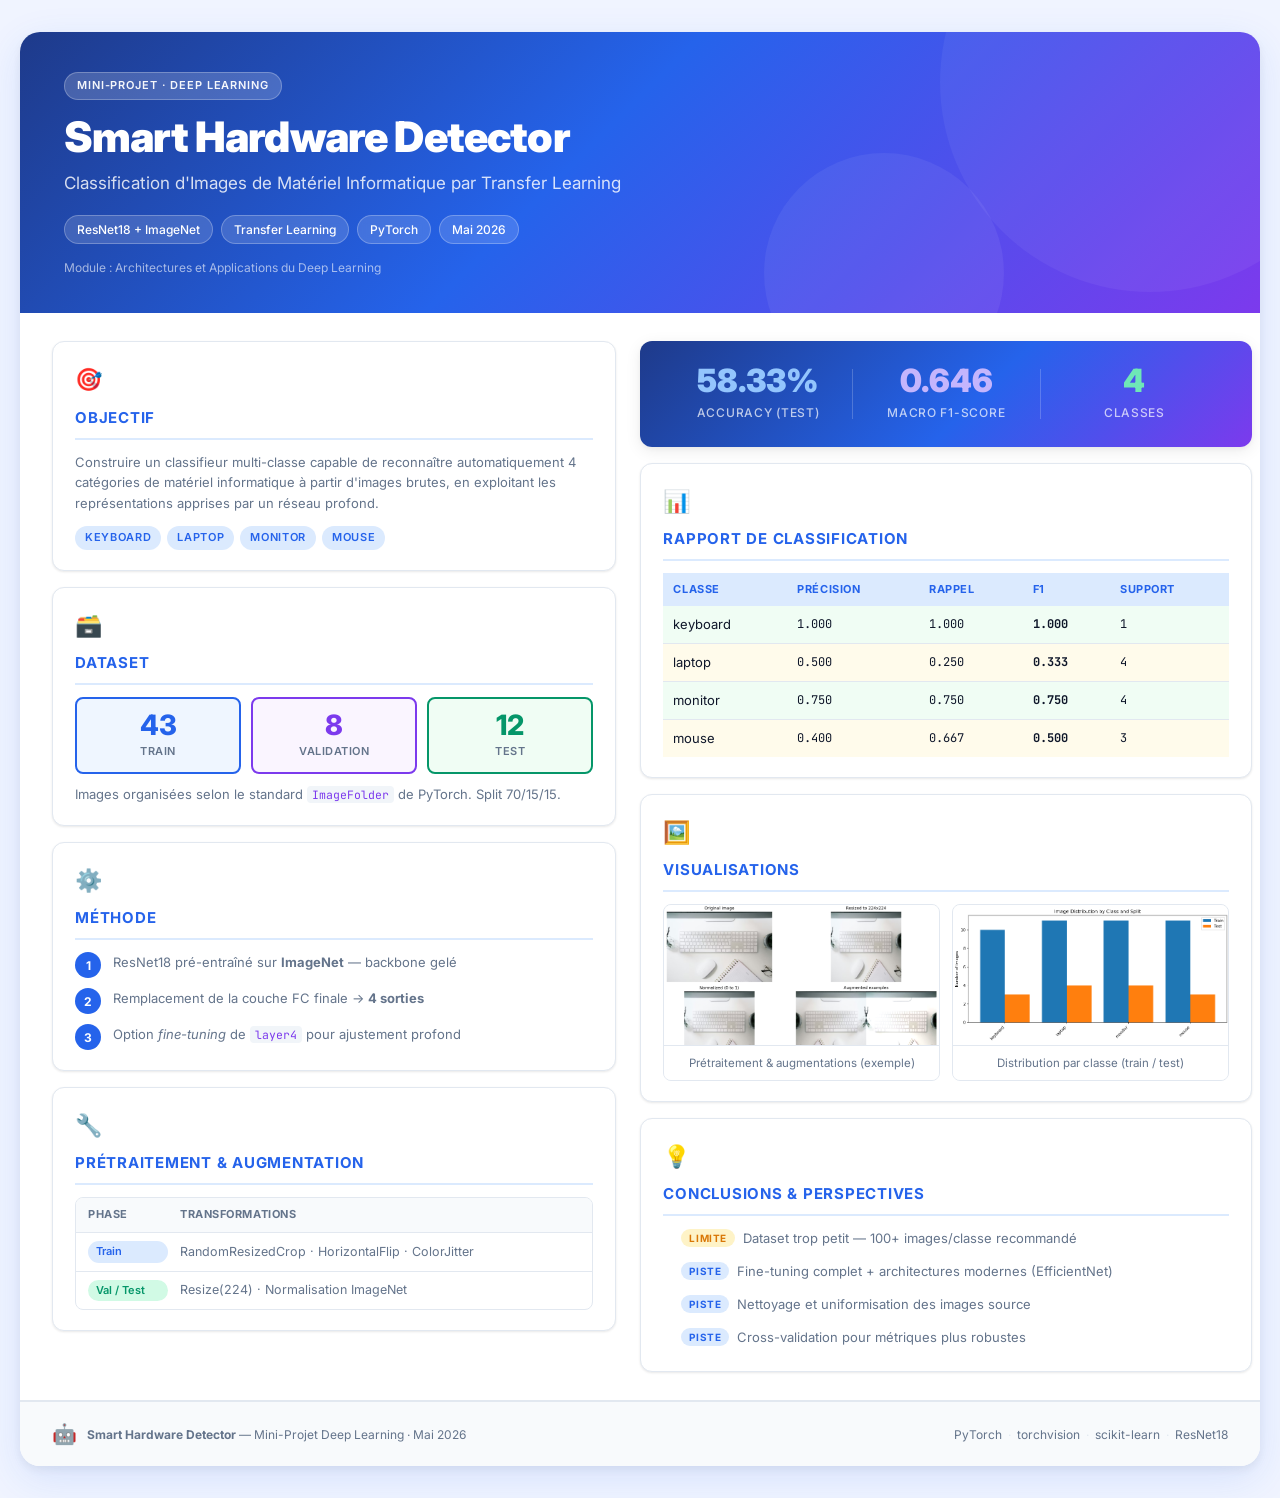
<file: poster/index.html>
<!doctype html>
<html lang="fr">
<head>
  <meta charset="utf-8">
  <meta name="viewport" content="width=device-width, initial-scale=1">
  <title>Smart Hardware Detector — Poster Soutenance</title>
  <link rel="preconnect" href="https://fonts.googleapis.com">
  <link rel="preconnect" href="https://fonts.gstatic.com" crossorigin>
  <link href="https://fonts.googleapis.com/css2?family=Inter:wght@400;500;600;700;800;900&family=JetBrains+Mono:wght@400;600&display=swap" rel="stylesheet">
  <link rel="stylesheet" href="styles.css">
</head>
<body>
  <div class="poster">

    <!-- ===== HEADER ===== -->
    <header class="masthead">
      <div class="masthead-inner">
        <div class="header-badge">Mini-Projet · Deep Learning</div>
        <h1 class="title">Smart Hardware Detector</h1>
        <div class="subtitle">Classification d'Images de Matériel Informatique par Transfer Learning</div>
        <div class="meta-row">
          <span class="meta-chip">ResNet18 + ImageNet</span>
          <span class="meta-chip">Transfer Learning</span>
          <span class="meta-chip">PyTorch</span>
          <span class="meta-chip">Mai 2026</span>
        </div>
        <div class="module-label">Module : Architectures et Applications du Deep Learning</div>
      </div>
    </header>

    <!-- ===== CONTENT GRID ===== -->
    <main class="content">

      <!-- ===== LEFT COLUMN ===== -->
      <section class="col left">

        <div class="card">
          <div class="card-icon">🎯</div>
          <h2>Objectif</h2>
          <p>Construire un classifieur multi-classe capable de reconnaître automatiquement 4 catégories de matériel informatique à partir d'images brutes, en exploitant les représentations apprises par un réseau profond.</p>
          <div class="tag-row">
            <span class="tag">keyboard</span>
            <span class="tag">laptop</span>
            <span class="tag">monitor</span>
            <span class="tag">mouse</span>
          </div>
        </div>

        <div class="card">
          <div class="card-icon">🗃️</div>
          <h2>Dataset</h2>
          <div class="dataset-grid">
            <div class="ds-item train">
              <div class="ds-count">43</div>
              <div class="ds-label">Train</div>
            </div>
            <div class="ds-item val">
              <div class="ds-count">8</div>
              <div class="ds-label">Validation</div>
            </div>
            <div class="ds-item test">
              <div class="ds-count">12</div>
              <div class="ds-label">Test</div>
            </div>
          </div>
          <p class="note">Images organisées selon le standard <code>ImageFolder</code> de PyTorch. Split 70/15/15.</p>
        </div>

        <div class="card">
          <div class="card-icon">⚙️</div>
          <h2>Méthode</h2>
          <div class="method-steps">
            <div class="step">
              <div class="step-num">1</div>
              <div>ResNet18 pré-entraîné sur <strong>ImageNet</strong> — backbone gelé</div>
            </div>
            <div class="step">
              <div class="step-num">2</div>
              <div>Remplacement de la couche FC finale → <strong>4 sorties</strong></div>
            </div>
            <div class="step">
              <div class="step-num">3</div>
              <div>Option <em>fine-tuning</em> de <code>layer4</code> pour ajustement profond</div>
            </div>
          </div>
        </div>

        <div class="card">
          <div class="card-icon">🔧</div>
          <h2>Prétraitement &amp; Augmentation</h2>
          <div class="aug-table">
            <div class="aug-row header-row">
              <span>Phase</span><span>Transformations</span>
            </div>
            <div class="aug-row">
              <span class="phase-badge train-badge">Train</span>
              <span>RandomResizedCrop · HorizontalFlip · ColorJitter</span>
            </div>
            <div class="aug-row">
              <span class="phase-badge test-badge">Val / Test</span>
              <span>Resize(224) · Normalisation ImageNet</span>
            </div>
          </div>
        </div>

      </section>

      <!-- ===== RIGHT COLUMN ===== -->
      <section class="col right">

        <div class="metrics-banner">
          <div class="metric-big">
            <div class="metric-value accent">58.33%</div>
            <div class="metric-label">Accuracy (Test)</div>
          </div>
          <div class="metric-divider"></div>
          <div class="metric-big">
            <div class="metric-value secondary">0.646</div>
            <div class="metric-label">Macro F1-Score</div>
          </div>
          <div class="metric-divider"></div>
          <div class="metric-big">
            <div class="metric-value tertiary">4</div>
            <div class="metric-label">Classes</div>
          </div>
        </div>

        <div class="card">
          <div class="card-icon">📊</div>
          <h2>Rapport de Classification</h2>
          <table class="report-table">
            <thead>
              <tr><th>Classe</th><th>Précision</th><th>Rappel</th><th>F1</th><th>Support</th></tr>
            </thead>
            <tbody>
              <tr class="row-good"><td>keyboard</td><td>1.000</td><td>1.000</td><td><strong>1.000</strong></td><td>1</td></tr>
              <tr class="row-mid"><td>laptop</td><td>0.500</td><td>0.250</td><td><strong>0.333</strong></td><td>4</td></tr>
              <tr class="row-good"><td>monitor</td><td>0.750</td><td>0.750</td><td><strong>0.750</strong></td><td>4</td></tr>
              <tr class="row-mid"><td>mouse</td><td>0.400</td><td>0.667</td><td><strong>0.500</strong></td><td>3</td></tr>
            </tbody>
          </table>
        </div>

        <div class="card">
          <div class="card-icon">🖼️</div>
          <h2>Visualisations</h2>
          <div class="figures">
            <figure>
              <img src="../outputs/preprocessing_preview.png" alt="Preprocessing preview">
              <figcaption>Prétraitement &amp; augmentations (exemple)</figcaption>
            </figure>
            <figure>
              <img src="../outputs/dataset_distribution.png" alt="Dataset distribution">
              <figcaption>Distribution par classe (train / test)</figcaption>
            </figure>
          </div>
        </div>

        <div class="card">
          <div class="card-icon">💡</div>
          <h2>Conclusions &amp; Perspectives</h2>
          <ul class="insights-list">
            <li><span class="insight-tag warn">Limite</span> Dataset trop petit — 100+ images/classe recommandé</li>
            <li><span class="insight-tag info">Piste</span> Fine-tuning complet + architectures modernes (EfficientNet)</li>
            <li><span class="insight-tag info">Piste</span> Nettoyage et uniformisation des images source</li>
            <li><span class="insight-tag info">Piste</span> Cross-validation pour métriques plus robustes</li>
          </ul>
        </div>

      </section>
    </main>

    <!-- ===== FOOTER ===== -->
    <footer class="foot">
      <div class="foot-left">
        <span class="foot-logo">🤖</span>
        <span><strong>Smart Hardware Detector</strong> — Mini-Projet Deep Learning · Mai 2026</span>
      </div>
      <div class="foot-right">
        <span>PyTorch</span>
        <span class="sep">·</span>
        <span>torchvision</span>
        <span class="sep">·</span>
        <span>scikit-learn</span>
        <span class="sep">·</span>
        <span>ResNet18</span>
      </div>
    </footer>

  </div>
</body>
</html>
</file>
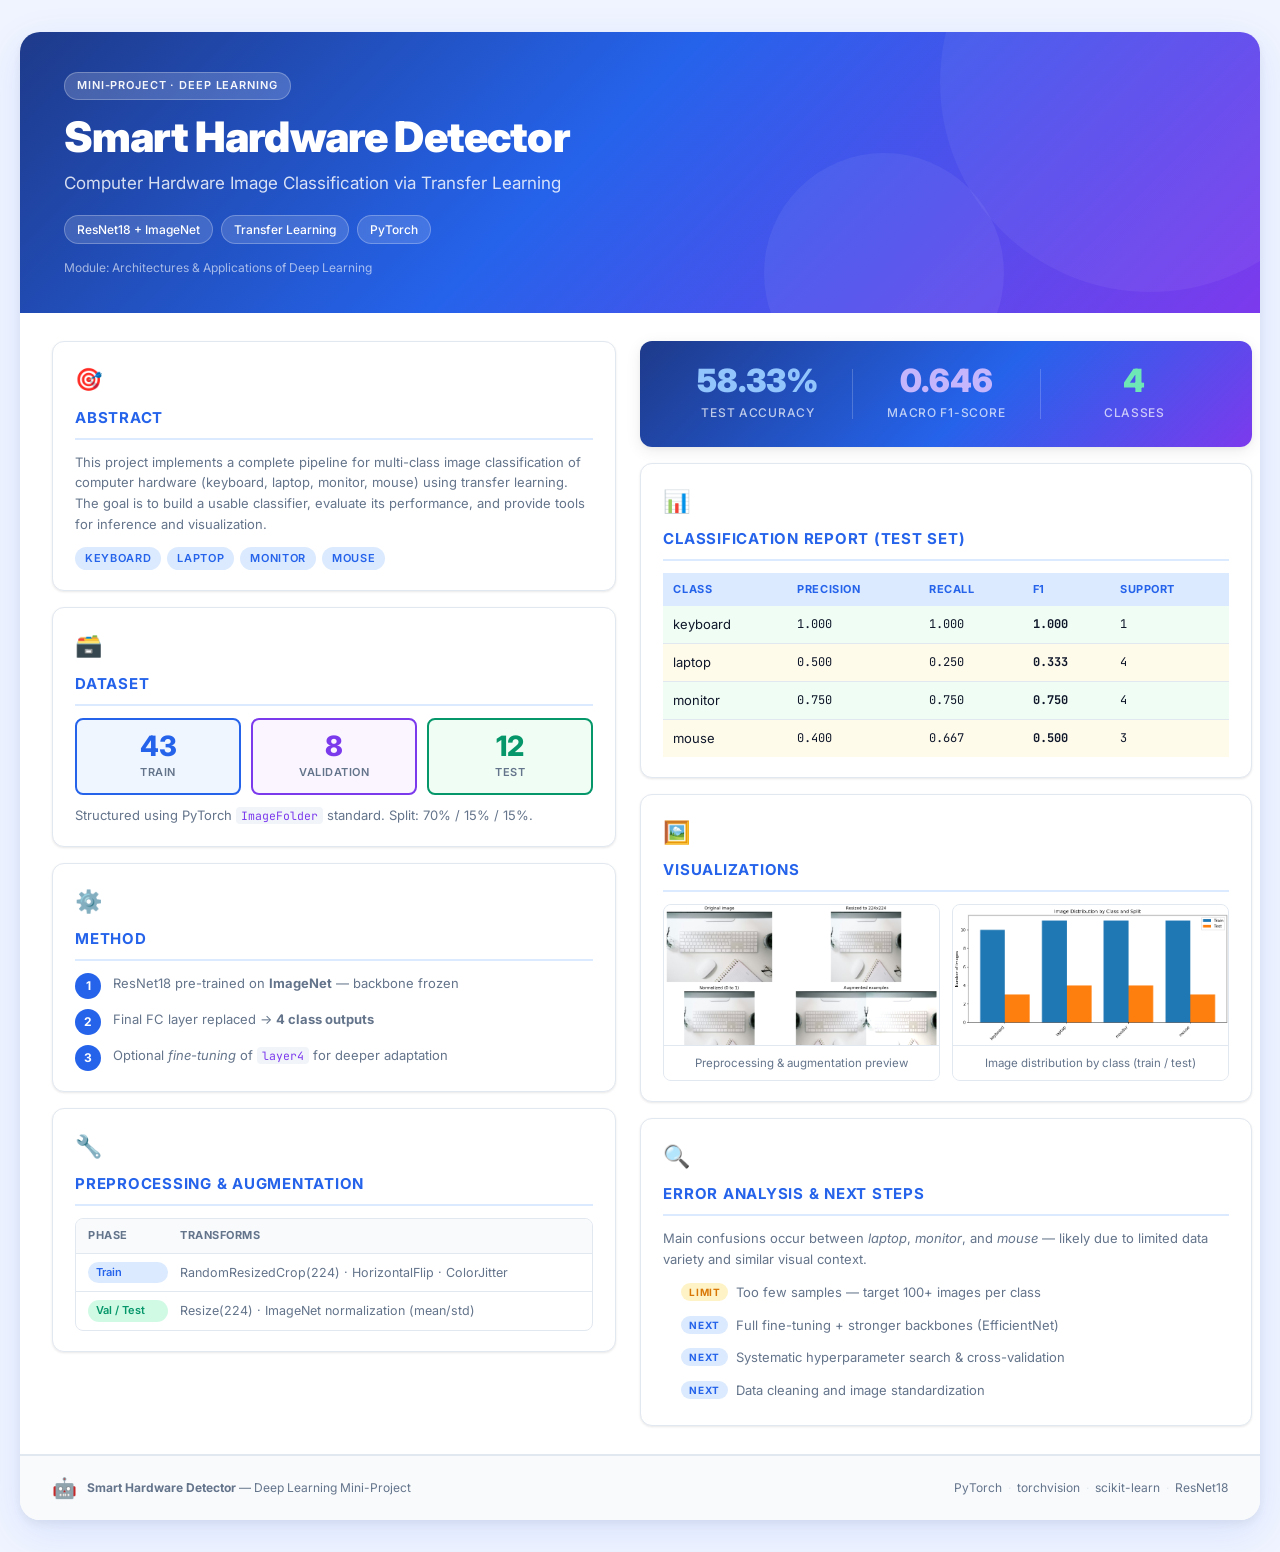
<file: poster/index_en.html>
<!doctype html>
<html lang="en">
<head>
  <meta charset="utf-8">
  <meta name="viewport" content="width=device-width, initial-scale=1">
  <title>Smart Hardware Detector — Presentation Poster</title>
  <link rel="preconnect" href="https://fonts.googleapis.com">
  <link rel="preconnect" href="https://fonts.gstatic.com" crossorigin>
  <link href="https://fonts.googleapis.com/css2?family=Inter:wght@400;500;600;700;800;900&family=JetBrains+Mono:wght@400;600&display=swap" rel="stylesheet">
  <link rel="stylesheet" href="styles_en.css">
</head>
<body>
  <div class="poster">

    <!-- ===== HEADER ===== -->
    <header class="masthead">
      <div class="masthead-inner">
        <div class="header-badge">Mini-Project · Deep Learning</div>
        <h1 class="title">Smart Hardware Detector</h1>
        <div class="subtitle">Computer Hardware Image Classification via Transfer Learning</div>
        <div class="meta-row">
          <span class="meta-chip">ResNet18 + ImageNet</span>
          <span class="meta-chip">Transfer Learning</span>
          <span class="meta-chip">PyTorch</span>
        </div>
        <div class="module-label">Module: Architectures &amp; Applications of Deep Learning</div>
      </div>
    </header>

    <!-- ===== CONTENT GRID ===== -->
    <main class="content">

      <!-- ===== LEFT COLUMN ===== -->
      <section class="col left">

        <div class="card">
          <div class="card-icon">🎯</div>
          <h2>Abstract</h2>
          <p>This project implements a complete pipeline for multi-class image classification of computer hardware (keyboard, laptop, monitor, mouse) using transfer learning. The goal is to build a usable classifier, evaluate its performance, and provide tools for inference and visualization.</p>
          <div class="tag-row">
            <span class="tag">keyboard</span>
            <span class="tag">laptop</span>
            <span class="tag">monitor</span>
            <span class="tag">mouse</span>
          </div>
        </div>

        <div class="card">
          <div class="card-icon">🗃️</div>
          <h2>Dataset</h2>
          <div class="dataset-grid">
            <div class="ds-item train">
              <div class="ds-count">43</div>
              <div class="ds-label">Train</div>
            </div>
            <div class="ds-item val">
              <div class="ds-count">8</div>
              <div class="ds-label">Validation</div>
            </div>
            <div class="ds-item test">
              <div class="ds-count">12</div>
              <div class="ds-label">Test</div>
            </div>
          </div>
          <p class="note">Structured using PyTorch <code>ImageFolder</code> standard. Split: 70% / 15% / 15%.</p>
        </div>

        <div class="card">
          <div class="card-icon">⚙️</div>
          <h2>Method</h2>
          <div class="method-steps">
            <div class="step">
              <div class="step-num">1</div>
              <div>ResNet18 pre-trained on <strong>ImageNet</strong> — backbone frozen</div>
            </div>
            <div class="step">
              <div class="step-num">2</div>
              <div>Final FC layer replaced → <strong>4 class outputs</strong></div>
            </div>
            <div class="step">
              <div class="step-num">3</div>
              <div>Optional <em>fine-tuning</em> of <code>layer4</code> for deeper adaptation</div>
            </div>
          </div>
        </div>

        <div class="card">
          <div class="card-icon">🔧</div>
          <h2>Preprocessing &amp; Augmentation</h2>
          <div class="aug-table">
            <div class="aug-row header-row">
              <span>Phase</span><span>Transforms</span>
            </div>
            <div class="aug-row">
              <span class="phase-badge train-badge">Train</span>
              <span>RandomResizedCrop(224) · HorizontalFlip · ColorJitter</span>
            </div>
            <div class="aug-row">
              <span class="phase-badge test-badge">Val / Test</span>
              <span>Resize(224) · ImageNet normalization (mean/std)</span>
            </div>
          </div>
        </div>

      </section>

      <!-- ===== RIGHT COLUMN ===== -->
      <section class="col right">

        <div class="metrics-banner">
          <div class="metric-big">
            <div class="metric-value accent">58.33%</div>
            <div class="metric-label">Test Accuracy</div>
          </div>
          <div class="metric-divider"></div>
          <div class="metric-big">
            <div class="metric-value secondary">0.646</div>
            <div class="metric-label">Macro F1-Score</div>
          </div>
          <div class="metric-divider"></div>
          <div class="metric-big">
            <div class="metric-value tertiary">4</div>
            <div class="metric-label">Classes</div>
          </div>
        </div>

        <div class="card">
          <div class="card-icon">📊</div>
          <h2>Classification Report (Test Set)</h2>
          <table class="report-table">
            <thead>
              <tr><th>Class</th><th>Precision</th><th>Recall</th><th>F1</th><th>Support</th></tr>
            </thead>
            <tbody>
              <tr class="row-good"><td>keyboard</td><td>1.000</td><td>1.000</td><td><strong>1.000</strong></td><td>1</td></tr>
              <tr class="row-mid"><td>laptop</td><td>0.500</td><td>0.250</td><td><strong>0.333</strong></td><td>4</td></tr>
              <tr class="row-good"><td>monitor</td><td>0.750</td><td>0.750</td><td><strong>0.750</strong></td><td>4</td></tr>
              <tr class="row-mid"><td>mouse</td><td>0.400</td><td>0.667</td><td><strong>0.500</strong></td><td>3</td></tr>
            </tbody>
          </table>
        </div>

        <div class="card">
          <div class="card-icon">🖼️</div>
          <h2>Visualizations</h2>
          <div class="figures">
            <figure>
              <img src="../outputs/preprocessing_preview.png" alt="Preprocessing preview">
              <figcaption>Preprocessing &amp; augmentation preview</figcaption>
            </figure>
            <figure>
              <img src="../outputs/dataset_distribution.png" alt="Dataset distribution">
              <figcaption>Image distribution by class (train / test)</figcaption>
            </figure>
          </div>
        </div>

        <div class="card">
          <div class="card-icon">🔍</div>
          <h2>Error Analysis &amp; Next Steps</h2>
          <p style="margin-bottom:12px">Main confusions occur between <em>laptop</em>, <em>monitor</em>, and <em>mouse</em> — likely due to limited data variety and similar visual context.</p>
          <ul class="insights-list">
            <li><span class="insight-tag warn">Limit</span> Too few samples — target 100+ images per class</li>
            <li><span class="insight-tag info">Next</span> Full fine-tuning + stronger backbones (EfficientNet)</li>
            <li><span class="insight-tag info">Next</span> Systematic hyperparameter search &amp; cross-validation</li>
            <li><span class="insight-tag info">Next</span> Data cleaning and image standardization</li>
          </ul>
        </div>

      </section>
    </main>

    <!-- ===== FOOTER ===== -->
    <footer class="foot">
      <div class="foot-left">
        <span class="foot-logo">🤖</span>
        <span><strong>Smart Hardware Detector</strong> — Deep Learning Mini-Project</span>
      </div>
      <div class="foot-right">
        <span>PyTorch</span>
        <span class="sep">·</span>
        <span>torchvision</span>
        <span class="sep">·</span>
        <span>scikit-learn</span>
        <span class="sep">·</span>
        <span>ResNet18</span>
      </div>
    </footer>

  </div>
</body>
</html>
</file>
<file: poster/styles.css>
/* ====================================================
   Smart Hardware Detector — Professional Poster Styles
   Soutenance Mini-Projet Deep Learning · Mai 2026
   ==================================================== */

/* ---- Google Fonts fallback if offline ---- */
@import url('https://fonts.googleapis.com/css2?family=Inter:wght@400;500;600;700;800;900&family=JetBrains+Mono:wght@400;600&display=swap');

/* ---- Design Tokens ---- */
:root {
  --bg: #ffffff;
  --surface: #f0f4ff;
  --card-bg: #ffffff;
  --accent: #2563eb;
  --accent-light: #dbeafe;
  --secondary: #7c3aed;
  --secondary-light: #ede9fe;
  --tertiary: #059669;
  --tertiary-light: #d1fae5;
  --warn: #d97706;
  --warn-light: #fef3c7;
  --text: #0f172a;
  --text-muted: #64748b;
  --border: #e2e8f0;
  --shadow-sm: 0 1px 3px rgba(0,0,0,0.06), 0 1px 2px rgba(0,0,0,0.04);
  --shadow-md: 0 4px 16px rgba(0,0,0,0.08), 0 2px 4px rgba(0,0,0,0.04);
  --shadow-lg: 0 12px 40px rgba(37,99,235,0.12), 0 4px 8px rgba(0,0,0,0.06);
  --radius: 12px;
  --radius-sm: 8px;
  --max-width: 1240px;
  --font: 'Inter', Arial, Helvetica, sans-serif;
  --font-mono: 'JetBrains Mono', 'Courier New', monospace;
}

/* ---- Reset ---- */
*, *::before, *::after { box-sizing: border-box; margin: 0; padding: 0; }

body {
  font-family: var(--font);
  background: var(--surface);
  color: var(--text);
  font-size: 14px;
  line-height: 1.6;
  -webkit-font-smoothing: antialiased;
}

/* ---- Poster Container ---- */
.poster {
  max-width: var(--max-width);
  margin: 32px auto;
  background: var(--bg);
  border-radius: 20px;
  overflow: hidden;
  box-shadow: var(--shadow-lg);
}

/* ====================================================
   MASTHEAD / HEADER
   ==================================================== */
.masthead {
  background: linear-gradient(135deg, #1e3a8a 0%, #2563eb 45%, #7c3aed 100%);
  padding: 40px 44px 36px;
  position: relative;
  overflow: hidden;
}

/* Decorative circles */
.masthead::before {
  content: '';
  position: absolute;
  width: 420px; height: 420px;
  border-radius: 50%;
  background: rgba(255,255,255,0.05);
  top: -160px; right: -100px;
}
.masthead::after {
  content: '';
  position: absolute;
  width: 240px; height: 240px;
  border-radius: 50%;
  background: rgba(255,255,255,0.06);
  bottom: -80px; left: 60%;
}

.masthead-inner { position: relative; z-index: 1; }

.header-badge {
  display: inline-block;
  background: rgba(255,255,255,0.18);
  color: rgba(255,255,255,0.95);
  font-size: 11px;
  font-weight: 600;
  letter-spacing: 0.08em;
  text-transform: uppercase;
  padding: 4px 12px;
  border-radius: 20px;
  border: 1px solid rgba(255,255,255,0.25);
  margin-bottom: 14px;
}

.title {
  font-size: 42px;
  font-weight: 900;
  color: #ffffff;
  letter-spacing: -0.02em;
  line-height: 1.1;
  margin-bottom: 10px;
}

.subtitle {
  font-size: 17px;
  color: rgba(255,255,255,0.82);
  font-weight: 400;
  margin-bottom: 18px;
}

.meta-row {
  display: flex;
  flex-wrap: wrap;
  gap: 8px;
  margin-bottom: 14px;
}

.meta-chip {
  background: rgba(255,255,255,0.15);
  border: 1px solid rgba(255,255,255,0.25);
  color: #fff;
  font-size: 12px;
  font-weight: 500;
  padding: 4px 12px;
  border-radius: 20px;
  backdrop-filter: blur(4px);
}

.module-label {
  font-size: 12px;
  color: rgba(255,255,255,0.60);
  font-weight: 400;
}

/* ====================================================
   CONTENT GRID
   ==================================================== */
.content {
  display: flex;
  gap: 0;
  padding: 28px 32px;
  gap: 24px;
}

.col { flex: 1; display: flex; flex-direction: column; gap: 16px; }
.col.left  { flex: 0 0 48%; max-width: 48%; }
.col.right { flex: 0 0 52%; max-width: 52%; }

/* ====================================================
   CARDS
   ==================================================== */
.card {
  background: var(--card-bg);
  border: 1px solid var(--border);
  border-radius: var(--radius);
  padding: 20px 22px;
  box-shadow: var(--shadow-sm);
  transition: box-shadow 0.2s ease;
}
.card:hover { box-shadow: var(--shadow-md); }

.card-icon {
  font-size: 22px;
  margin-bottom: 8px;
}

.card h2 {
  font-size: 15px;
  font-weight: 700;
  color: var(--accent);
  text-transform: uppercase;
  letter-spacing: 0.05em;
  margin-bottom: 12px;
  padding-bottom: 8px;
  border-bottom: 2px solid var(--accent-light);
}

.card p { color: var(--text-muted); font-size: 13px; }
.card ul { padding-left: 18px; color: var(--text-muted); font-size: 13px; }
.card ul li { margin-bottom: 4px; }

/* ---- Tags ---- */
.tag-row { display: flex; flex-wrap: wrap; gap: 6px; margin-top: 12px; }
.tag {
  background: var(--accent-light);
  color: var(--accent);
  font-size: 11px;
  font-weight: 600;
  padding: 3px 10px;
  border-radius: 20px;
  text-transform: uppercase;
  letter-spacing: 0.06em;
}

/* ---- Dataset grid ---- */
.dataset-grid { display: flex; gap: 10px; margin: 12px 0 10px; }
.ds-item {
  flex: 1;
  text-align: center;
  padding: 12px 8px;
  border-radius: var(--radius-sm);
  border: 2px solid transparent;
}
.ds-item.train  { background: #eff6ff; border-color: var(--accent); }
.ds-item.val    { background: #faf5ff; border-color: var(--secondary); }
.ds-item.test   { background: #f0fdf4; border-color: var(--tertiary); }
.ds-count {
  font-size: 28px; font-weight: 800; line-height: 1;
}
.train  .ds-count { color: var(--accent); }
.val    .ds-count { color: var(--secondary); }
.test   .ds-count { color: var(--tertiary); }
.ds-label { font-size: 11px; color: var(--text-muted); margin-top: 4px; font-weight: 600; text-transform: uppercase; letter-spacing: 0.05em; }

.note { font-size: 11.5px; color: var(--text-muted); margin-top: 2px; }
code {
  font-family: var(--font-mono);
  background: #f1f5f9;
  padding: 1px 5px;
  border-radius: 4px;
  font-size: 11.5px;
  color: var(--secondary);
}

/* ---- Method steps ---- */
.method-steps { display: flex; flex-direction: column; gap: 10px; margin-top: 4px; }
.step {
  display: flex;
  align-items: flex-start;
  gap: 12px;
  font-size: 13px;
  color: var(--text-muted);
}
.step-num {
  min-width: 26px; height: 26px;
  background: var(--accent);
  color: #fff;
  font-size: 12px; font-weight: 700;
  border-radius: 50%;
  display: flex; align-items: center; justify-content: center;
  flex-shrink: 0;
}

/* ---- Augmentation table ---- */
.aug-table { display: flex; flex-direction: column; gap: 0; border-radius: var(--radius-sm); overflow: hidden; border: 1px solid var(--border); margin-top: 8px; font-size: 12.5px; }
.aug-row { display: flex; align-items: center; gap: 12px; padding: 8px 12px; }
.aug-row.header-row { background: #f8fafc; font-weight: 700; font-size: 11px; text-transform: uppercase; letter-spacing: 0.05em; color: var(--text-muted); }
.aug-row:not(.header-row) { border-top: 1px solid var(--border); color: var(--text-muted); }
.aug-row span:first-child { min-width: 80px; }

.phase-badge {
  display: inline-block;
  padding: 2px 8px; border-radius: 20px;
  font-size: 11px; font-weight: 600;
}
.train-badge { background: var(--accent-light); color: var(--accent); }
.test-badge  { background: var(--tertiary-light); color: var(--tertiary); }

/* ====================================================
   METRICS BANNER
   ==================================================== */
.metrics-banner {
  background: linear-gradient(135deg, #1e3a8a 0%, #2563eb 55%, #7c3aed 100%);
  border-radius: var(--radius);
  padding: 24px 28px;
  display: flex;
  align-items: center;
  gap: 0;
  box-shadow: var(--shadow-md);
}
.metric-big { flex: 1; text-align: center; }
.metric-value {
  font-size: 32px; font-weight: 900; line-height: 1;
  margin-bottom: 6px;
}
.metric-value.accent    { color: #93c5fd; }
.metric-value.secondary { color: #c4b5fd; }
.metric-value.tertiary  { color: #6ee7b7; }
.metric-label { font-size: 12px; color: rgba(255,255,255,0.70); font-weight: 500; text-transform: uppercase; letter-spacing: 0.06em; }
.metric-divider { width: 1px; height: 50px; background: rgba(255,255,255,0.2); flex-shrink: 0; margin: 0 4px; }

/* ====================================================
   REPORT TABLE
   ==================================================== */
.report-table {
  width: 100%; border-collapse: collapse; font-size: 13px; margin-top: 4px;
}
.report-table th {
  background: var(--accent-light);
  color: var(--accent);
  font-weight: 700;
  font-size: 11px;
  text-transform: uppercase;
  letter-spacing: 0.05em;
  padding: 8px 10px;
  text-align: left;
}
.report-table td { padding: 8px 10px; border-bottom: 1px solid var(--border); }
.report-table tbody tr:last-child td { border-bottom: none; }
.row-good { background: #f0fdf4; }
.row-mid  { background: #fffbeb; }
.report-table td:not(:first-child) { font-family: var(--font-mono); font-size: 12px; }

/* ====================================================
   FIGURES
   ==================================================== */
.figures { display: flex; gap: 12px; margin-top: 4px; }
.figures figure {
  flex: 1; margin: 0;
  border: 1px solid var(--border);
  border-radius: var(--radius-sm);
  overflow: hidden;
  background: #f8fafc;
}
.figures img { width: 100%; height: 140px; object-fit: cover; display: block; }
.figures figcaption { font-size: 11.5px; color: var(--text-muted); padding: 8px 10px; text-align: center; background: #fff; border-top: 1px solid var(--border); }

/* ====================================================
   INSIGHTS LIST
   ==================================================== */
.insights-list { list-style: none; padding: 0; display: flex; flex-direction: column; gap: 8px; margin-top: 4px; }
.insights-list li { font-size: 13px; color: var(--text-muted); display: flex; align-items: flex-start; gap: 8px; }
.insight-tag {
  display: inline-block;
  padding: 1px 8px; border-radius: 20px;
  font-size: 10px; font-weight: 700;
  text-transform: uppercase; letter-spacing: 0.06em;
  flex-shrink: 0; margin-top: 1px;
}
.insight-tag.warn { background: var(--warn-light); color: var(--warn); }
.insight-tag.info { background: var(--accent-light); color: var(--accent); }

/* ====================================================
   FOOTER
   ==================================================== */
.foot {
  border-top: 2px solid var(--border);
  padding: 16px 32px;
  display: flex;
  align-items: center;
  justify-content: space-between;
  background: #f8fafc;
  font-size: 12px;
  color: var(--text-muted);
}
.foot-left { display: flex; align-items: center; gap: 10px; }
.foot-logo { font-size: 20px; }
.foot-right { display: flex; align-items: center; gap: 6px; font-size: 12px; color: var(--text-muted); }
.sep { color: var(--border); }

/* ====================================================
   PRINT OPTIMIZED
   ==================================================== */
@media print {
  body { background: white; }
  .poster { box-shadow: none; margin: 0; border-radius: 0; }
  .masthead { -webkit-print-color-adjust: exact; print-color-adjust: exact; }
  .metrics-banner { -webkit-print-color-adjust: exact; print-color-adjust: exact; }
  .card:hover { box-shadow: var(--shadow-sm); }
}

/* ====================================================
   RESPONSIVE
   ==================================================== */
@media (max-width: 960px) {
  .content { flex-direction: column; }
  .col.left, .col.right { max-width: 100%; flex: none; }
  .title { font-size: 30px; }
  .masthead { padding: 28px 24px; }
}
</file>
<file: poster/styles_en.css>
/* ====================================================
   Smart Hardware Detector — English Poster Styles
   Presentation · Deep Learning Mini-Project · May 2026
   ==================================================== */

@import url('https://fonts.googleapis.com/css2?family=Inter:wght@400;500;600;700;800;900&family=JetBrains+Mono:wght@400;600&display=swap');

/* ---- Design Tokens ---- */
:root {
  --bg: #ffffff;
  --surface: #f0f4ff;
  --card-bg: #ffffff;
  --accent: #2563eb;
  --accent-light: #dbeafe;
  --secondary: #7c3aed;
  --secondary-light: #ede9fe;
  --tertiary: #059669;
  --tertiary-light: #d1fae5;
  --warn: #d97706;
  --warn-light: #fef3c7;
  --text: #0f172a;
  --text-muted: #64748b;
  --border: #e2e8f0;
  --shadow-sm: 0 1px 3px rgba(0,0,0,0.06), 0 1px 2px rgba(0,0,0,0.04);
  --shadow-md: 0 4px 16px rgba(0,0,0,0.08), 0 2px 4px rgba(0,0,0,0.04);
  --shadow-lg: 0 12px 40px rgba(37,99,235,0.12), 0 4px 8px rgba(0,0,0,0.06);
  --radius: 12px;
  --radius-sm: 8px;
  --max-width: 1240px;
  --font: 'Inter', Arial, Helvetica, sans-serif;
  --font-mono: 'JetBrains Mono', 'Courier New', monospace;
}

*, *::before, *::after { box-sizing: border-box; margin: 0; padding: 0; }

body {
  font-family: var(--font);
  background: var(--surface);
  color: var(--text);
  font-size: 14px;
  line-height: 1.6;
  -webkit-font-smoothing: antialiased;
}

/* ---- Poster Container ---- */
.poster {
  max-width: var(--max-width);
  margin: 32px auto;
  background: var(--bg);
  border-radius: 20px;
  overflow: hidden;
  box-shadow: var(--shadow-lg);
}

/* ====================================================
   MASTHEAD / HEADER
   ==================================================== */
.masthead {
  background: linear-gradient(135deg, #1e3a8a 0%, #2563eb 45%, #7c3aed 100%);
  padding: 40px 44px 36px;
  position: relative;
  overflow: hidden;
}

.masthead::before {
  content: '';
  position: absolute;
  width: 420px; height: 420px;
  border-radius: 50%;
  background: rgba(255,255,255,0.05);
  top: -160px; right: -100px;
}
.masthead::after {
  content: '';
  position: absolute;
  width: 240px; height: 240px;
  border-radius: 50%;
  background: rgba(255,255,255,0.06);
  bottom: -80px; left: 60%;
}

.masthead-inner { position: relative; z-index: 1; }

.header-badge {
  display: inline-block;
  background: rgba(255,255,255,0.18);
  color: rgba(255,255,255,0.95);
  font-size: 11px;
  font-weight: 600;
  letter-spacing: 0.08em;
  text-transform: uppercase;
  padding: 4px 12px;
  border-radius: 20px;
  border: 1px solid rgba(255,255,255,0.25);
  margin-bottom: 14px;
}

.title {
  font-size: 42px;
  font-weight: 900;
  color: #ffffff;
  letter-spacing: -0.02em;
  line-height: 1.1;
  margin-bottom: 10px;
}

.subtitle {
  font-size: 17px;
  color: rgba(255,255,255,0.82);
  font-weight: 400;
  margin-bottom: 18px;
}

.meta-row { display: flex; flex-wrap: wrap; gap: 8px; margin-bottom: 14px; }

.meta-chip {
  background: rgba(255,255,255,0.15);
  border: 1px solid rgba(255,255,255,0.25);
  color: #fff;
  font-size: 12px;
  font-weight: 500;
  padding: 4px 12px;
  border-radius: 20px;
  backdrop-filter: blur(4px);
}

.module-label { font-size: 12px; color: rgba(255,255,255,0.60); font-weight: 400; }

/* ====================================================
   CONTENT GRID
   ==================================================== */
.content {
  display: flex;
  padding: 28px 32px;
  gap: 24px;
}

.col { flex: 1; display: flex; flex-direction: column; gap: 16px; }
.col.left  { flex: 0 0 48%; max-width: 48%; }
.col.right { flex: 0 0 52%; max-width: 52%; }

/* ====================================================
   CARDS
   ==================================================== */
.card {
  background: var(--card-bg);
  border: 1px solid var(--border);
  border-radius: var(--radius);
  padding: 20px 22px;
  box-shadow: var(--shadow-sm);
  transition: box-shadow 0.2s ease;
}
.card:hover { box-shadow: var(--shadow-md); }

.card-icon { font-size: 22px; margin-bottom: 8px; }

.card h2 {
  font-size: 15px;
  font-weight: 700;
  color: var(--accent);
  text-transform: uppercase;
  letter-spacing: 0.05em;
  margin-bottom: 12px;
  padding-bottom: 8px;
  border-bottom: 2px solid var(--accent-light);
}

.card p { color: var(--text-muted); font-size: 13px; }
.card ul { padding-left: 18px; color: var(--text-muted); font-size: 13px; }
.card ul li { margin-bottom: 4px; }

/* ---- Tags ---- */
.tag-row { display: flex; flex-wrap: wrap; gap: 6px; margin-top: 12px; }
.tag {
  background: var(--accent-light);
  color: var(--accent);
  font-size: 11px; font-weight: 600;
  padding: 3px 10px; border-radius: 20px;
  text-transform: uppercase; letter-spacing: 0.06em;
}

/* ---- Dataset grid ---- */
.dataset-grid { display: flex; gap: 10px; margin: 12px 0 10px; }
.ds-item {
  flex: 1; text-align: center;
  padding: 12px 8px; border-radius: var(--radius-sm);
  border: 2px solid transparent;
}
.ds-item.train { background: #eff6ff; border-color: var(--accent); }
.ds-item.val   { background: #faf5ff; border-color: var(--secondary); }
.ds-item.test  { background: #f0fdf4; border-color: var(--tertiary); }
.ds-count { font-size: 28px; font-weight: 800; line-height: 1; }
.train .ds-count { color: var(--accent); }
.val   .ds-count { color: var(--secondary); }
.test  .ds-count { color: var(--tertiary); }
.ds-label { font-size: 11px; color: var(--text-muted); margin-top: 4px; font-weight: 600; text-transform: uppercase; letter-spacing: 0.05em; }

.note { font-size: 11.5px; color: var(--text-muted); margin-top: 2px; }
code {
  font-family: var(--font-mono);
  background: #f1f5f9; padding: 1px 5px;
  border-radius: 4px; font-size: 11.5px;
  color: var(--secondary);
}

/* ---- Method steps ---- */
.method-steps { display: flex; flex-direction: column; gap: 10px; margin-top: 4px; }
.step { display: flex; align-items: flex-start; gap: 12px; font-size: 13px; color: var(--text-muted); }
.step-num {
  min-width: 26px; height: 26px;
  background: var(--accent); color: #fff;
  font-size: 12px; font-weight: 700;
  border-radius: 50%;
  display: flex; align-items: center; justify-content: center;
  flex-shrink: 0;
}

/* ---- Augmentation table ---- */
.aug-table {
  display: flex; flex-direction: column;
  border-radius: var(--radius-sm); overflow: hidden;
  border: 1px solid var(--border); margin-top: 8px; font-size: 12.5px;
}
.aug-row { display: flex; align-items: center; gap: 12px; padding: 8px 12px; }
.aug-row.header-row { background: #f8fafc; font-weight: 700; font-size: 11px; text-transform: uppercase; letter-spacing: 0.05em; color: var(--text-muted); }
.aug-row:not(.header-row) { border-top: 1px solid var(--border); color: var(--text-muted); }
.aug-row span:first-child { min-width: 80px; }
.phase-badge { display: inline-block; padding: 2px 8px; border-radius: 20px; font-size: 11px; font-weight: 600; }
.train-badge { background: var(--accent-light); color: var(--accent); }
.test-badge  { background: var(--tertiary-light); color: var(--tertiary); }

/* ====================================================
   METRICS BANNER
   ==================================================== */
.metrics-banner {
  background: linear-gradient(135deg, #1e3a8a 0%, #2563eb 55%, #7c3aed 100%);
  border-radius: var(--radius);
  padding: 24px 28px;
  display: flex; align-items: center;
  box-shadow: var(--shadow-md);
}
.metric-big { flex: 1; text-align: center; }
.metric-value { font-size: 32px; font-weight: 900; line-height: 1; margin-bottom: 6px; }
.metric-value.accent    { color: #93c5fd; }
.metric-value.secondary { color: #c4b5fd; }
.metric-value.tertiary  { color: #6ee7b7; }
.metric-label { font-size: 12px; color: rgba(255,255,255,0.70); font-weight: 500; text-transform: uppercase; letter-spacing: 0.06em; }
.metric-divider { width: 1px; height: 50px; background: rgba(255,255,255,0.2); flex-shrink: 0; margin: 0 4px; }

/* ====================================================
   REPORT TABLE
   ==================================================== */
.report-table { width: 100%; border-collapse: collapse; font-size: 13px; margin-top: 4px; }
.report-table th {
  background: var(--accent-light); color: var(--accent);
  font-weight: 700; font-size: 11px;
  text-transform: uppercase; letter-spacing: 0.05em;
  padding: 8px 10px; text-align: left;
}
.report-table td { padding: 8px 10px; border-bottom: 1px solid var(--border); }
.report-table tbody tr:last-child td { border-bottom: none; }
.row-good { background: #f0fdf4; }
.row-mid  { background: #fffbeb; }
.report-table td:not(:first-child) { font-family: var(--font-mono); font-size: 12px; }

/* ====================================================
   FIGURES
   ==================================================== */
.figures { display: flex; gap: 12px; margin-top: 4px; }
.figures figure {
  flex: 1; margin: 0;
  border: 1px solid var(--border);
  border-radius: var(--radius-sm);
  overflow: hidden; background: #f8fafc;
}
.figures img { width: 100%; height: 140px; object-fit: cover; display: block; }
.figures figcaption { font-size: 11.5px; color: var(--text-muted); padding: 8px 10px; text-align: center; background: #fff; border-top: 1px solid var(--border); }

/* ====================================================
   INSIGHTS LIST
   ==================================================== */
.insights-list { list-style: none; padding: 0; display: flex; flex-direction: column; gap: 8px; margin-top: 4px; }
.insights-list li { font-size: 13px; color: var(--text-muted); display: flex; align-items: flex-start; gap: 8px; }
.insight-tag {
  display: inline-block; padding: 1px 8px; border-radius: 20px;
  font-size: 10px; font-weight: 700;
  text-transform: uppercase; letter-spacing: 0.06em;
  flex-shrink: 0; margin-top: 1px;
}
.insight-tag.warn { background: var(--warn-light); color: var(--warn); }
.insight-tag.info { background: var(--accent-light); color: var(--accent); }

/* ====================================================
   FOOTER
   ==================================================== */
.foot {
  border-top: 2px solid var(--border);
  padding: 16px 32px;
  display: flex; align-items: center; justify-content: space-between;
  background: #f8fafc;
  font-size: 12px; color: var(--text-muted);
}
.foot-left { display: flex; align-items: center; gap: 10px; }
.foot-logo { font-size: 20px; }
.foot-right { display: flex; align-items: center; gap: 6px; }
.sep { color: var(--border); }

/* ====================================================
   PRINT OPTIMIZED
   ==================================================== */
@media print {
  body { background: white; }
  .poster { box-shadow: none; margin: 0; border-radius: 0; }
  .masthead { -webkit-print-color-adjust: exact; print-color-adjust: exact; }
  .metrics-banner { -webkit-print-color-adjust: exact; print-color-adjust: exact; }
}

/* ====================================================
   RESPONSIVE
   ==================================================== */
@media (max-width: 960px) {
  .content { flex-direction: column; }
  .col.left, .col.right { max-width: 100%; flex: none; }
  .title { font-size: 30px; }
  .masthead { padding: 28px 24px; }
}
</file>
